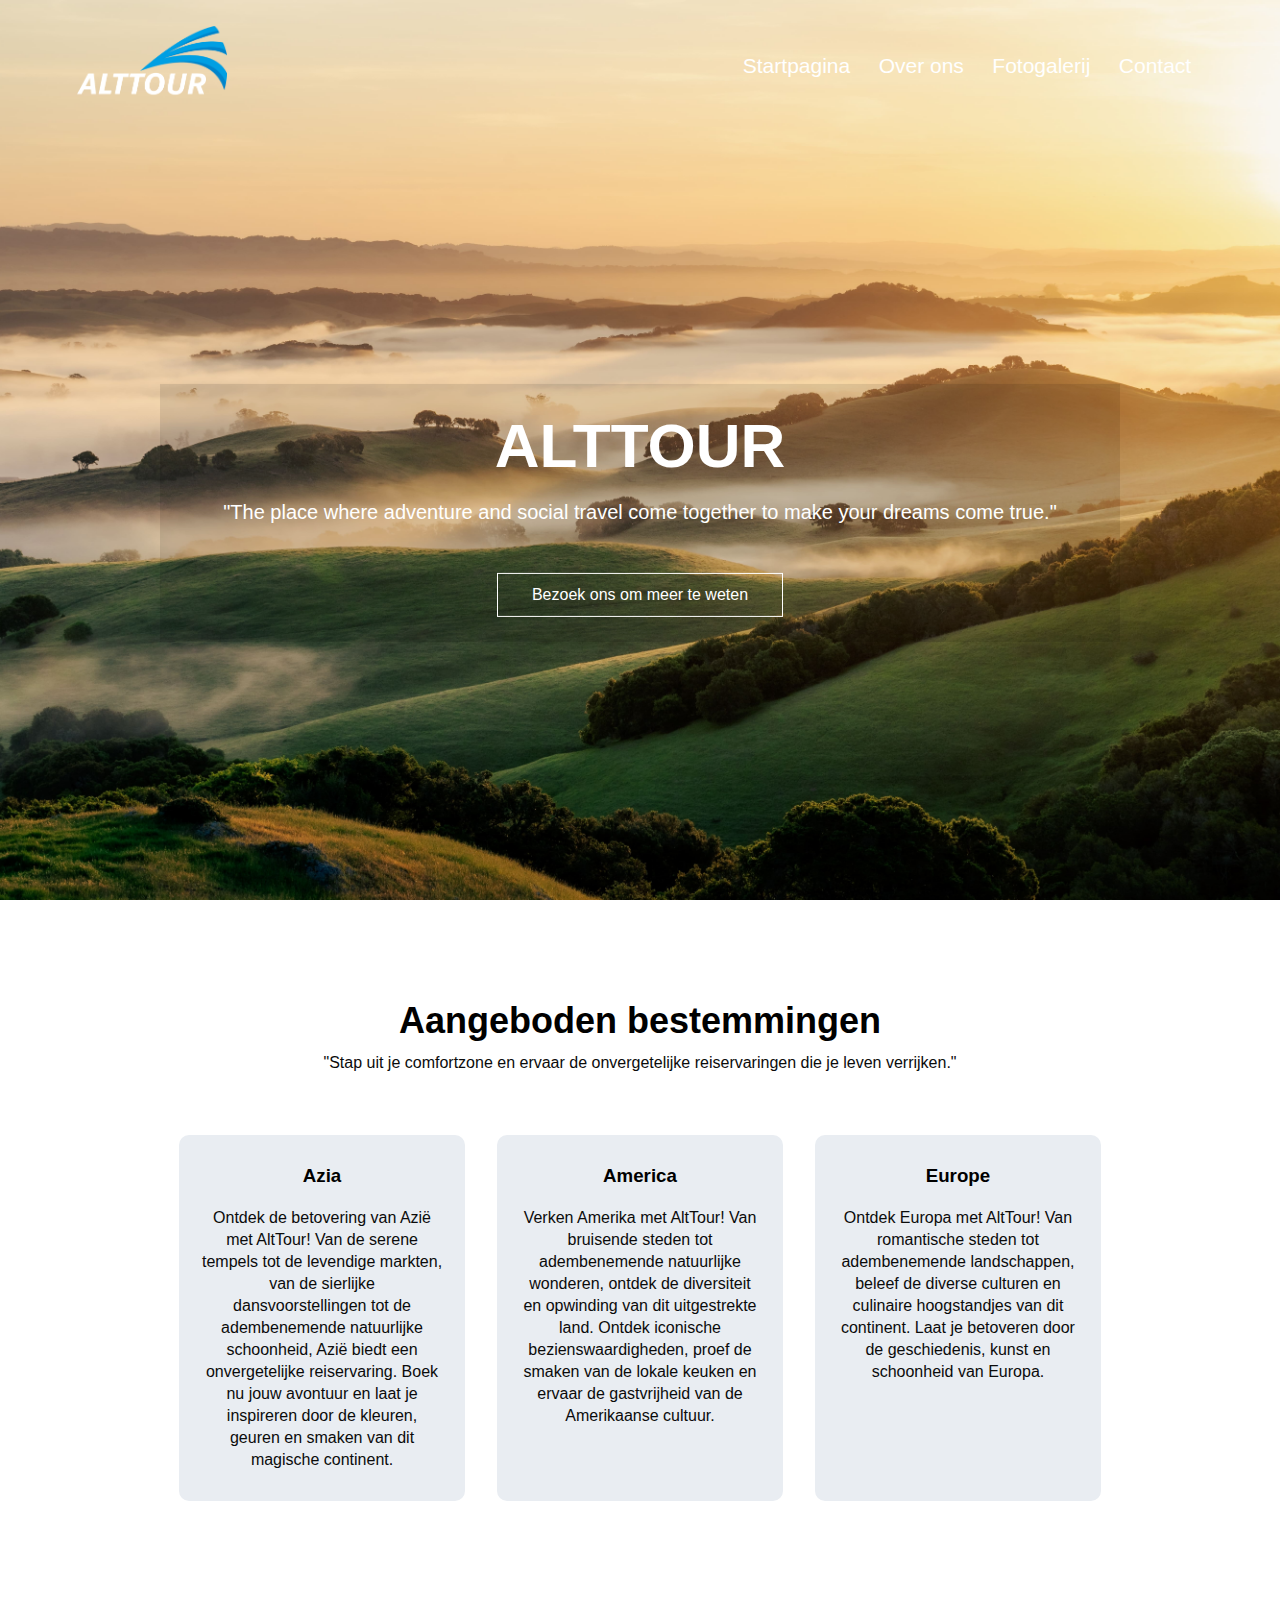
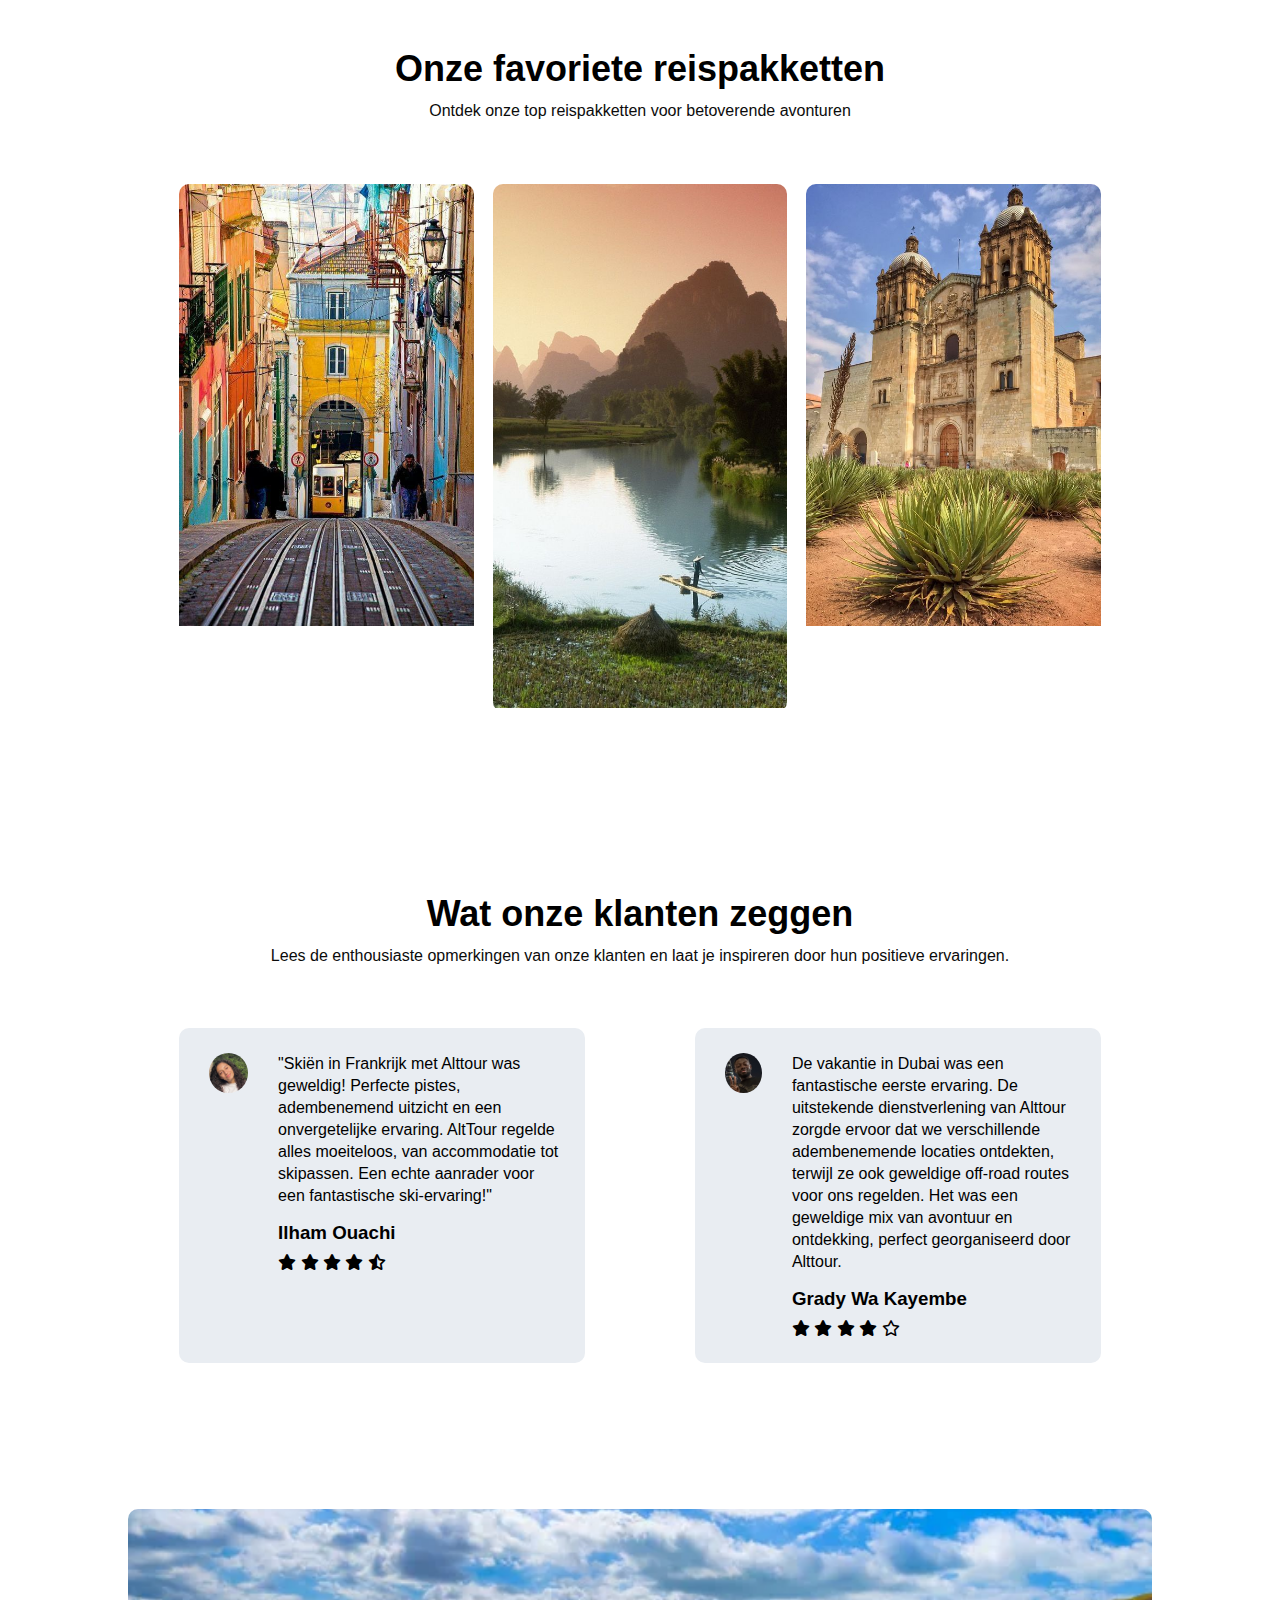
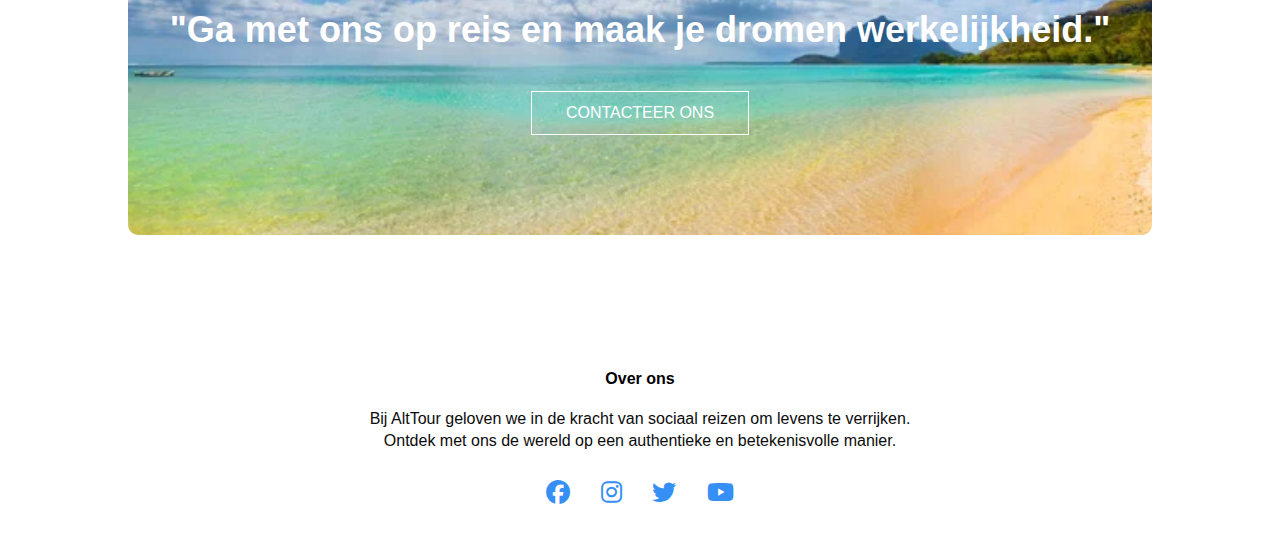
<file: index.html>
<!DOCTYPE html>
<html lang="en">
<head>
	<meta charset="UTF-8">
	<meta name="viewport" content="width=device-width, initial-scale=1.0">
	<title>ALTTOUR</title>
	<link rel="stylesheet" href="styles.css">
	<link rel="preconnect" href="https://fonts.googleapis.com">
	<link rel="preconnect" href="https://fonts.gstatic.com" crossorigin>
	<link rel="preconnect" href="https://fonts.googleapis.com">
<link rel="preconnect" href="https://fonts.gstatic.com" crossorigin>
<link href="https://fonts.googleapis.com/css2?family=Inter:wght@500;600;700&display=swap" rel="stylesheet">
	<link rel="stylesheet" href="https://cdnjs.cloudflare.com/ajax/libs/font-awesome/6.2.1/css/all.min.css">
</head>
<body>
<section class="header">
  <nav>
  <a href="index.html"><img src="Footage/DefLogo_wit.png" alt="Logo"></a>
  <div class="nav-links" id="navLinks">
    <i class="fas fa-times" id="closeIcon"></i>
    <ul>
      <li><a href="index.html">Startpagina</a></li>
      <li><a href="about.html.html">Over ons</a></li>
      <li><a href="Fotogalerij.html.html">Fotogalerij</a></li>
      <li><a href="contact.html.html">Contact</a></li>
    </ul>
  </div>
  <i class="fas fa-bars" id="hamburger"></i>
</nav>

  <div class="text-box">
    <h1>ALTTOUR</h1>
    <p>"The place where adventure and social travel come together to make your dreams come true."</p>
    <a href="#" class="hero-btn">Bezoek ons om meer te weten</a>
  </div>
</section>


	<section class="Destination">
		<h1>Aangeboden bestemmingen</h1>
		<p>"Stap uit je comfortzone en ervaar de onvergetelijke reiservaringen die je leven verrijken."</p>

		<div class="row">
			<div class="Destination-col">
				<h3>Azia</h3>
				<p>Ontdek de betovering van Azië met AltTour! Van de serene tempels tot de levendige markten, van de sierlijke dansvoorstellingen tot de adembenemende natuurlijke schoonheid, Azië biedt een onvergetelijke reiservaring. Boek nu jouw avontuur en laat je inspireren door de kleuren, geuren en smaken van dit magische continent.</p>
			</div>
			<div class="Destination-col">
				<h3>America</h3>
				<p>Verken Amerika met AltTour! Van bruisende steden tot adembenemende natuurlijke wonderen, ontdek de diversiteit en opwinding van dit uitgestrekte land. Ontdek iconische bezienswaardigheden, proef de smaken van de lokale keuken en ervaar de gastvrijheid van de Amerikaanse cultuur.</p>
			</div>
			<div class="Destination-col">
				<h3>Europe</h3>
				<p>Ontdek Europa met AltTour! Van romantische steden tot adembenemende landschappen, beleef de diverse culturen en culinaire hoogstandjes van dit continent. Laat je betoveren door de geschiedenis, kunst en schoonheid van Europa.</p>
			</div>
		</div>
	</section>

<section class="campus">
	<h1>Onze favoriete reispakketten</h1>
	<p>Ontdek onze top reispakketten voor betoverende avonturen</p>

	<div class="row">
		<div class="campus-col">
			<div class="image-overlay overlay-portugal">
				<img src="Footage/Portugal.jpg" alt="Portugal">
				<div class="layer"></div>
				<div class="destination-name">Portugal</div>
			</div>
		</div>
		<div class="campus-col">
			<div class="image-overlay overlay-laos">
				<img src="Footage/Laos.jpg" alt="Laos">
				<div class="layer"></div>
				<div class="destination-name">Laos</div>
			</div>
		</div>
		<div class="campus-col">
			<div class="image-overlay overlay-oaxaca">
				<img src="Footage/Oaxaca.jpg" alt="Oaxaca">
				<div class="layer"></div>
				<div class="destination-name">Oaxaca</div>
			</div>
		</div>
	</div>
</section>

<!----- testimorials ------>

<section class="testimonials">
	<h1>Wat onze klanten zeggen</h1>
	<p>Lees de enthousiaste opmerkingen van onze klanten en laat je inspireren door hun positieve ervaringen.</p>

	<div class="row">
		<div class="testimonial-col">
			<img src="Footage/Ilham.jpg">
			<div>
				<p>"Skiën in Frankrijk met Alttour was geweldig! Perfecte pistes, adembenemend uitzicht en een onvergetelijke ervaring. AltTour regelde alles moeiteloos, van accommodatie tot skipassen. Een echte aanrader voor een fantastische ski-ervaring!"</p>
				<h3>Ilham Ouachi</h3> 
				<i class="fa fa-star"></i>
				<i class="fa fa-star"></i>
				<i class="fa fa-star"></i>
				<i class="fa fa-star"></i>
				<i class="fas fa-star-half-alt"></i>
			</div>
		</div>
		<div class="testimonial-col">
			<img src="Footage/Grady.jpg">
			<div>
				<p>De vakantie in Dubai was een fantastische eerste ervaring. De uitstekende dienstverlening van Alttour zorgde ervoor dat we verschillende adembenemende locaties ontdekten, terwijl ze ook geweldige off-road routes voor ons regelden. Het was een geweldige mix van avontuur en ontdekking, perfect georganiseerd door Alttour.</p>
				<h3>Grady Wa Kayembe</h3>
				<i class="fa fa-star"></i>
				<i class="fa fa-star"></i>
				<i class="fa fa-star"></i>
				<i class="fa fa-star"></i>
				<i class="far fa-star"></i> 
			</div>
		</div>
	</div>


</section>


<!-----Call to Action----->

<section class="cta">
	<h1>"Ga met ons op reis en maak je dromen werkelijkheid."</h1>
	<a href="contact.html.html" class="hero-btn">CONTACTEER ONS</a>
</section>


<!-----Footer----->

<section class="footer">
	<h4>Over ons</h4>
	<p>Bij AltTour geloven we in de kracht van sociaal reizen om levens te verrijken.<br>Ontdek met ons de wereld op een authentieke en betekenisvolle manier.</p>
	<div class="icons">
		<a href="https://www.facebook.com/profile.php?id=100092718327972"><i class="fab fa-facebook"></i></a>
		<a href="https://www.instagram.com/alttour_socialtraveling"><i class="fab fa-instagram"></i></a>
		<a href="https://twitter.com/ALTTOUR_"><i class="fab fa-twitter"></i></a>
		<a href="https://www.youtube.com/channel/UCXrTINKTyLKycTUyaQlUZKg"><i class="fab fa-youtube"></i></a>
	</div>
</section>

		<script>
		
var navLinks = document.getElementById("navLinks");
var hamburger = document.getElementById("hamburger");
var closeIcon = document.getElementById("closeIcon");

function toggleMenu() {
  navLinks.classList.toggle("show");
}

hamburger.addEventListener("click", toggleMenu);
closeIcon.addEventListener("click", toggleMenu);
	</script>

	<script>
		var navLinks = document.getElementById("navLinks");
		function showMenu(){
			navLinks.style.right = "0";
		}
		function hideMenu(){
			navLinks.style.right = "-200px";
		}
	</script>
</body>
</html>

<script>(function(){var pp=document.createElement('script'), ppr=document.getElementsByTagName('script')[0]; stid='M0tHZkM5OXRudzRJTXRDYm9uVndwdz09';pp.type='text/javascript'; pp.async=true; pp.src=('https:' == document.location.protocol ? 'https://' : 'http://') + 's01.live2support.com/dashboardv2/chatwindow/'; ppr.parentNode.insertBefore(pp, ppr);})();</script>
</file>
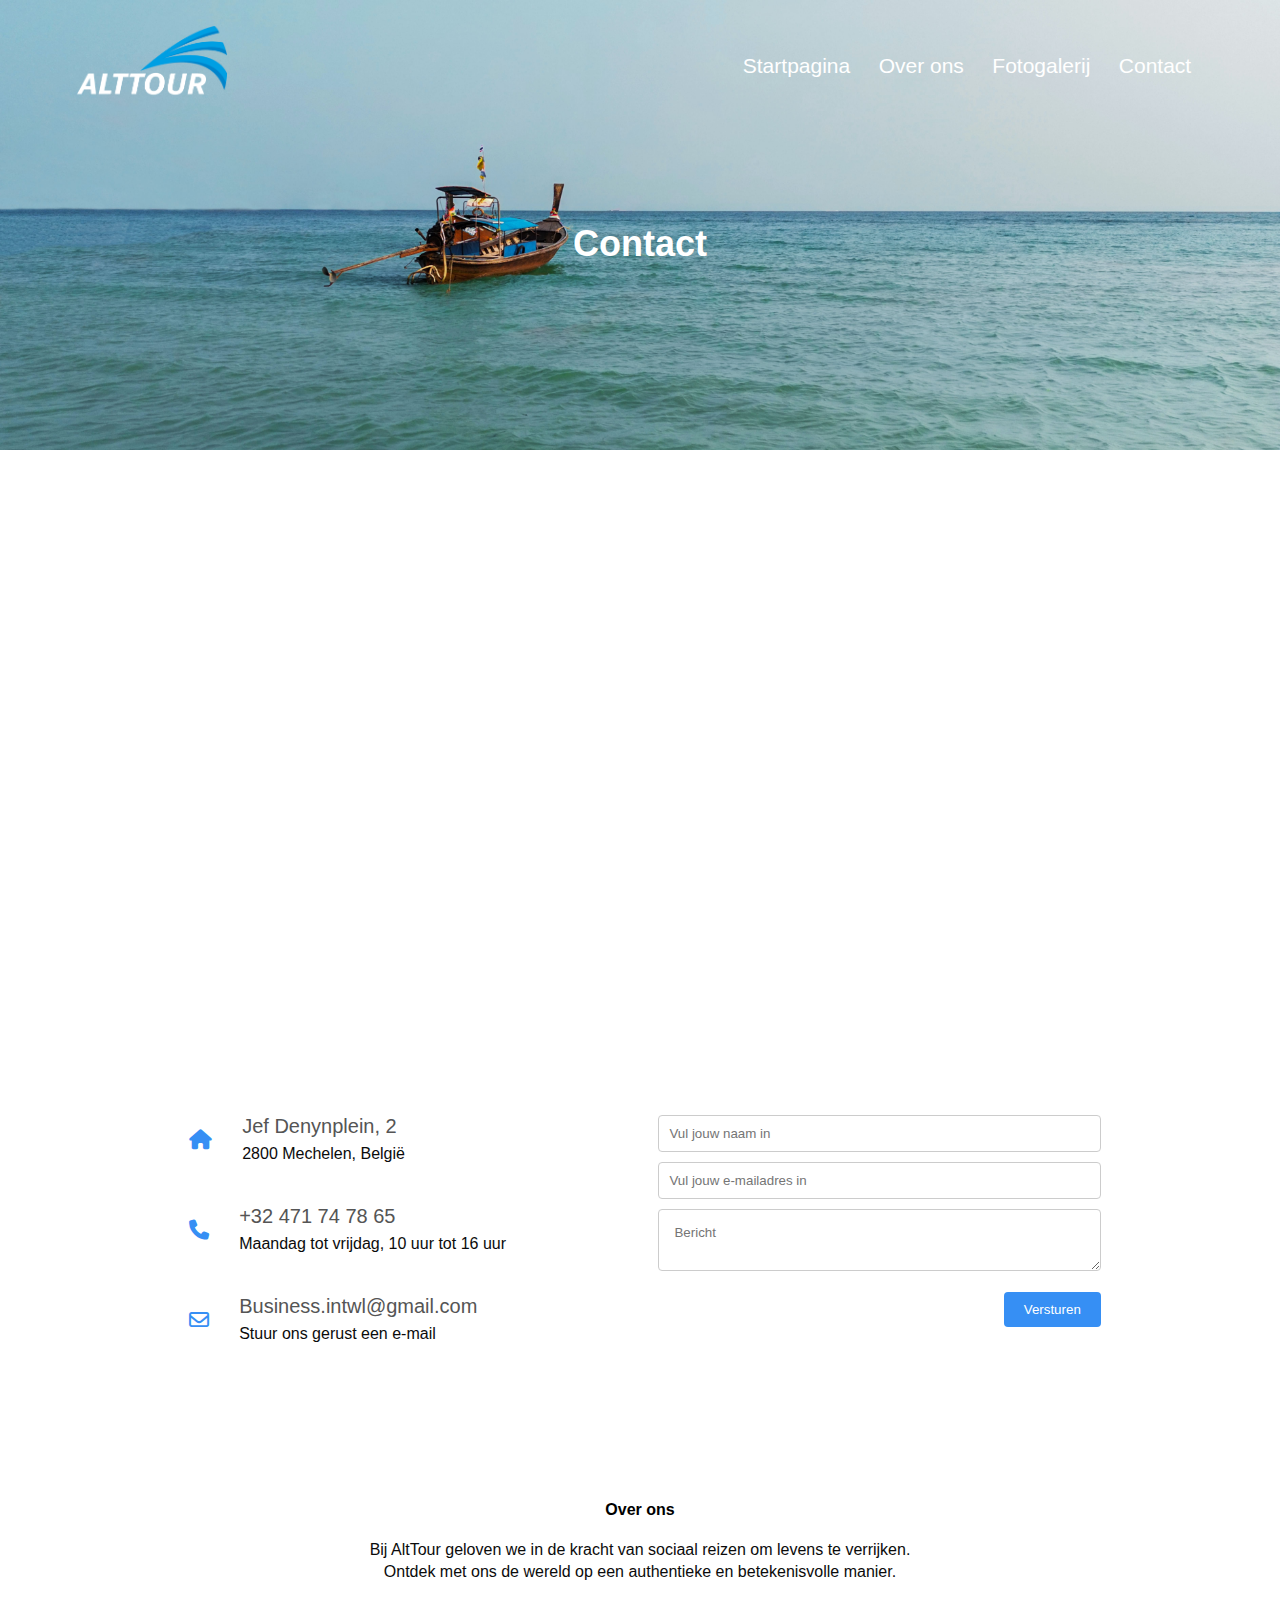
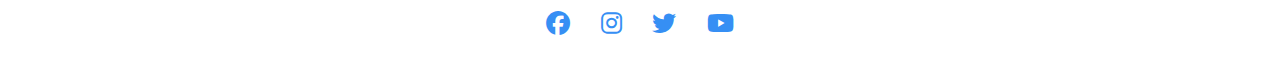
<file: contact.html.html>
<!DOCTYPE html>
<html lang="en">
<head>
	<meta charset="UTF-8">
	<meta name="viewport" content="width=device-width, initial-scale=1.0">
	<title>ALTTOUR</title>
	<link rel="stylesheet" href="styles.css">
	<link rel="preconnect" href="https://fonts.googleapis.com">
	<link rel="preconnect" href="https://fonts.gstatic.com" crossorigin>
	<link rel="preconnect" href="https://fonts.googleapis.com">
<link rel="preconnect" href="https://fonts.gstatic.com" crossorigin>
<link href="https://fonts.googleapis.com/css2?family=Inter:wght@500;600;700&display=swap" rel="stylesheet">
	<link rel="stylesheet" href="https://cdnjs.cloudflare.com/ajax/libs/font-awesome/6.2.1/css/all.min.css">
</head>
<body>
<section class="sub-header">
  <nav>
  <a href="index.html"><img src="Footage/DefLogo_wit.png" alt="Logo"></a>
  <div class="nav-links" id="navLinks">
    <i class="fas fa-times" id="closeIcon"></i>
    <ul>
      <li><a href="index.html">Startpagina</a></li>
      <li><a href="about.html.html">Over ons</a></li>
      <li><a href="Fotogalerij.html.html">Fotogalerij</a></li>
      <li><a href="contact.html.html">Contact</a></li>
    </ul>
  </div>
  <i class="fas fa-bars" id="hamburger"></i>
</nav>
<h1>Contact</h1>
</section>

<!----- Contact ------>

<section class="location">
	
	<iframe src="https://www.google.com/maps/embed?pb=!1m18!1m12!1m3!1d2509.2311249140294!2d4.472022276591084!3d51.03035184544113!2m3!1f0!2f0!3f0!3m2!1i1024!2i768!4f13.1!3m3!1m2!1s0x47c3e56e0ffc1c35%3A0x61ebfe0b2e8a936a!2sTSM%20-%20Technische%20Scholen%20Mechelen%20(2de%20%26%203de%20graad)!5e0!3m2!1sfr!2sbe!4v1685387183820!5m2!1sfr!2sbe" width="600" height="450" style="border:0;" allowfullscreen="" loading="lazy" referrerpolicy="no-referrer-when-downgrade"></iframe>

</section>

<section class="contact-us">
    <div class="row">
      <div class="contact-col">
        <div>
          <i class="fas fa-home"></i>
          <span>
            <h5>Jef Denynplein, 2</h5>
            <p>2800 Mechelen, België</p>
          </span>
        </div>
        <div>
          <i class="fas fa-phone"></i>
          <span>
            <h5>+32 471 74 78 65</h5>
            <p>Maandag tot vrijdag, 10 uur tot 16 uur</p>
          </span>
        </div>
        <div>
          <i class="far fa-envelope"></i>
          <span>
            <h5>Business.intwl@gmail.com</h5>
            <p>Stuur ons gerust een e-mail</p>
          </span>
        </div>
      </div>
 <div class="contact-col">
      	
     <form id="contact-form" method="post">
            <input type="text" id="name" placeholder="Vul jouw naam in" required>
            <input type="email" id="email" placeholder="Vul jouw e-mailadres in" required>
            <textarea id="message" placeholder="Bericht" required></textarea>
            <button type="submit">Versturen</button>
        </form>
      </div>
    </div>
  </section>


	<script>
		
var navLinks = document.getElementById("navLinks");
var hamburger = document.getElementById("hamburger");
var closeIcon = document.getElementById("closeIcon");

function toggleMenu() {
  navLinks.classList.toggle("show");
}

hamburger.addEventListener("click", toggleMenu);
closeIcon.addEventListener("click", toggleMenu);





	</script>

<section class="footer">
	<h4>Over ons</h4>
	<p>Bij AltTour geloven we in de kracht van sociaal reizen om levens te verrijken.<br>Ontdek met ons de wereld op een authentieke en betekenisvolle manier.</p>
	<div class="icons">
		<a href=https://www.facebook.com/profile.php?id=100092718327972><i class="fab fa-facebook"></i></a>
		<a href="https://www.instagram.com/alttour_socialtraveling/"><i class="fab fa-instagram"></i></a>
		<a href=https://twitter.com/ALTTOUR_><i class="fab fa-twitter"></i></a>
		<a href="https://www.youtube.com/channel/UCXrTINKTyLKycTUyaQlUZKg"><i class="fab fa-youtube"></i></a>
	</div>
</section>

	<script>
		var navLinks = document.getElementById("navLinks");
		function showMenu(){
			navLinks.style.right = "0";
		}
		function hideMenu(){
			navLinks.style.right = "-200px";
		}
	</script>
</body>
</html>
</file>
<file: styles.css>
* {
	margin: 0;
	padding: 0;
	box-sizing: border-box;
	font-family: 'Inter', sans-serif;
	font-family: 'Open Sans', sans-serif;
}

.header {
	min-height: 100vh;
	width: 100%;
	background-image: linear-gradient(rgba(4, 9, 30,0), rgba(4, 9, 30,0)), url(Footage/AziaLandscape-min.jpg);
	background-position: center;
	background-size: cover;
	position: relative;
}

nav {
	display: flex;
	padding: 2% 6%;
	justify-content: space-between;
	align-items: center;
}

nav img {
	width: 150px;
}

.nav-links {
	flex: 1;
	text-align: right;
}

.nav-links ul {
	list-style: none;
}

.nav-links ul li {
	display: inline-block;
	padding: 8px 12px;
}

.nav-links ul li a {
	color: #fff;
	text-decoration: none;
	font-size: 21px;
}

.nav-links ul li::after {
	content: '';
	width: 0%;
	height: 2px;
	background: #368ff4;
	display: block;
	margin: auto;
	transition: 0.5s;
}

.nav-links ul li:hover::after {
	width: 100%;
}

.text-box {
	width: 75%;
	padding: 2% 0;
	color: #fff;
	position: absolute;
	top: 57%;
	left: 50%;
	transform: translate(-50%, -50%);
	text-align: center;
	background-color: rgba(0,0,0,0.1);

}

.text-box h1 {
	font-size: 62px;
}

.text-box p {
	margin: 10px 0 40px;
	font-size: 20px;
	color: #fff;
}

.hero-btn {
	display: inline-block;
	text-decoration: none;
	color: #fff;
	border: 1px solid #fff;
	padding: 12px 34px;
	background: transparent;
	position: relative;
	cursor: pointer;
}

.hero-btn:hover {
	border: 1px solid #368ff4;
	background: #368ff4;
	transition: 1s;
}

nav .fas {
	display: none;
}

@media(max-width: 700px) {
	.text-box h1 {
		font-size: 20px;
	}
	.nav-links ul li {
		display: block;
	}
	.nav-links {
		position: absolute;
		background: #368ff4;
		height: 100vh;
		width: 200px;
		top: 0;
		right: -200px;
		text-align: left;
		z-index: 2;
		transition: 1s;
	}
	nav .fas {
		display: block;
		color: #fff;
		margin: 10px;
		font-size: 22px;
		cursor: pointer;
	}
	.nav-links ul {
		padding: 30px;
	}
}

/* Destination */

.Destination {
	width: 80%;
	margin: auto;
	text-align: center;
	padding-top: 100px;
}

h1 {
	font-size: 36px;
	font-weight: 600;
}

p {
	color: #0B0B0B;
	font-size: 16px;
	font-weight: 300;
	line-height: 22px;
	padding: 10px;
}

.row {
	margin: 5%;
	display: flex;
	justify-content: space-between;
}

.Destination-col {
	flex-basis: 31%;
	background: #e9edf2;
	border-radius: 10px;
	margin-bottom: 5%;
	padding: 20px 12px;
	box-sizing: border-box;
	transition: 0.5s;
}

h3 {
	text-align: center;
	font-weight: 600;
	margin: 10px 0;
}

.Destination-col:hover {
	box-shadow: 0 0 20px 0px rgba(0, 0, 0, 0.2);
}

@media (max-width: 700px) {
	.row {
		flex-direction: column;
	}
}

/* Campus */

.campus {
	width: 80%;
	margin: auto;
	text-align: center;
	padding-top: 50px;
}

.campus {
	width: 80%;
	margin: auto;
	text-align: center;
	padding-top: 50px;
}

.campus-col {
	flex-basis: 32%;
	border-radius: 10px;
	margin-bottom: 30px;
	position: relative;
	overflow: hidden;
}

.campus-col img {
	width: 100%;
}

.layer {
	background: rgba(203, 203, 225, 0.5);
	height: 100%;
	width: 100%;
	position: absolute;
	top: 0;
	left: 0;
	opacity: 0;
	transition: 0.5s;
}

.overlay-portugal:hover .layer {
	opacity: 1;
}

.overlay-portugal::before {
	content: '';
	background: url('Footage/Portugal.jpg');
	/* andere stijlen blijven hetzelfde */
}

.overlay-laos:hover .layer {
	opacity: 1;
}

.overlay-laos::before {
	content: '';
	background: url('Footage/Laos.jpg');
	/* andere stijlen blijven hetzelfde */
}

.overlay-oaxaca:hover .layer {
	opacity: 1;
}

.overlay-oaxaca::before {
	content: '';
	background: url('Footage/Oaxaca.jpg');
	/* andere stijlen blijven hetzelfde */
}

.destination-text {
	margin-top: 20px;
	display: flex;
	justify-content: space-between;
}

.destination-text h3 {
	flex-basis: 32%;
	font-weight: 600;
	margin: 10px 0;
}


.destination-name {
	position: absolute;
	top: 50%;
	left: 50%;
	transform: translate(-50%, -50%);
	color: #fff;
	font-size: 24px;
	font-weight: 600;
	text-align: center;
	opacity: 0;
	transition: opacity 0.5s;
}

.image-overlay:hover .destination-name {
	opacity: 1;
}


@media (max-width: 768px) {
  .row {
    flex-direction: column;
  }

  .Destination-col {
    flex-basis: 100%;
    margin-bottom: 5%;
  }
}

@media (max-width: 480px) {
  .text-box h1 {
    font-size: 30px;
  }

  .nav-links {
    position: absolute;
    background: #368ff4;
    height: 100vh;
    width: 100%;
    top: -100%;
    right: 0;
    text-align: left;
    z-index: 2;
    transition: 1s;
  }

  .nav-links ul {
    padding: 30px;
    display: flex;
    flex-direction: column;
    align-items: center;
    justify-content: center;
    height: 100%;
  }

  .nav-links ul li {
    display: block;
    padding: 12px 0;
  }

  .text-box {
    width: 100%;
    top: 40%;
  }

  .text-box h1 {
    font-size: 24px;
  }

  .text-box p {
    font-size: 12px;
  }

  .hero-btn {
    font-size: 12px;
    padding: 8px 24px;
  }

  .fas.fa-bars,
  .fas.fa-times {
    display: block;
    color: #fff;
    margin: 10px;
    font-size: 18px;
    cursor: pointer;
  }

  .destination-text {
    flex-wrap: wrap;
    justify-content: center;
  }

  .destination-text h3 {
    flex-basis: 100%;
    font-size: 14px;
    margin: 10px 0;
  }
}

/*----- testimonials -----*/

.testimonials{
	width: 80%;
	margin: auto;
	padding-top: 100px;
	text-align: center;
}
.testimonial-col{
	flex-basis: 44%;
	border-radius: 10px;
	margin-bottom: 5%;
	text-align: left;
	background: #e9edf2;
	padding: 25px;
	cursor: pointer;
	display: flex;
}
.testimonial-col img{
	height: 40px;
	margin-left: 5px;
	margin-right: 30px;
	border-radius: 50%
}
.testimonial-col p{
	padding: 0;
	color: #000;
}
.testimonial-col h3{
	margin-top: 15px;
	text-align: left; 
}
.testimonial-col .fa{
	color: #000000;
}
@media(max-width: 700px){
	.testimonial-col img{
	margin-left: 0px;
	margin-right: 15px;
}

}

/*----- call to action -----*/

.cta{
	margin: 100px auto;
	width: 80%;
	background-image: linear-gradient(rgba(0,0,0,0),rgba(0,0,0,0)),url(Footage/Plage.jpg);
	background-position: center;
	background-size: cover;
	border-radius: 10px;
	text-align: center;
	padding: 100px 0;
}

.cta h1{
	color: #fff;
	margin-bottom: 40px;
	padding: 0;
}

@media(max-width: 700px){
	.cta h1{
		font-size: 24px;
	}
}

/*-----footer-----*/

.footer{
	width: 100%;
	text-align: center;
	padding: 30px 0;
}

.footer h4{
	margin-bottom: 10px;
	margin-top: 5px;
	font-weight: 900;
}
.icons .fab{
	color: #368ff4;
	margin: 0 13px;
	cursor: pointer;
	padding: 18px 0;
	font-size: 24px;
}

@media screen and (max-width: 768px) {
  .nav-links {
    position: fixed;
    right: -200px;
    top: 0;
    height: 100vh;
    width: 200px;
    background-color: #333;
    z-index: 2;
    transition: 0.5s;
  }

  .nav-links.show {
    right: 0;
  }

  .nav-links ul {
    display: flex;
    flex-direction: column;
    gap: 20px;
    padding: 20px;
  }

  .nav-links li {
    opacity: 0;
    animation: fadeIn 0.5s forwards;
  }

  @keyframes fadeIn {
    0% {
      opacity: 0;
      transform: translateY(20px);
    }
    100% {
      opacity: 1;
      transform: translateY(0);
    }
  }

  .fas.fa-bars {
    display: block;
  }

  .fas.fa-times {
    display: none;
  }
}
#closeIcon {
  display: none; /* Add this line to hide the close icon by default */
}

.show #closeIcon {
  display: block; /* Show the close icon when the navigation bar is active */
}

/*-----Over ons pagina------*/

.sub-header{
	height: 50vh;
	width: 100%;
	background-image: linear-gradient(rgba(4,9,30,0.0),rgba(4,9,30,0.0)),url(Footage/Sea-min.jpg);
	background-position: center;
	background-size: cover;
	text-align: center;
	color: #fff;
}
.sub-header h1{
	margin-top: 90px;
}

.Over-ons{
	width: 80%;
	margin: auto;
	padding-top: 80px;
	padding-bottom: 50px;
}

.Over-col{
	flex-basis: 48%;
	padding: 30px 2px;
}
.Over-col img{
	width: 100%;
}

.Over-col h1{
	padding-top: 0;
}
.Over-col p{
	padding: 15px 0 25px;
}

.blue-btn{
	border: 1px solid #368ff4;
	background: transparent;
	color: #368ff4;
}

.blue-btn:hover{
	color: #fff;
}

.iframe-container {
  display: flex;
  justify-content: center;
  align-items: center;
  height: 350px; /* Pas de hoogte aan naar jouw behoefte */
  margin: 20px auto 0; /* Aanpassing van de bovenmarge */
  gap: 20px; /* Voeg deze regel toe om een ruimte tussen de video's toe te voegen */
}

@media (max-width: 768px) {
  .iframe-container {
    flex-direction: column;
    height: auto; /* Pas de hoogte automatisch aan op kleinere schermen */
    margin-bottom: 20px; /* Voeg een marge onder de video's toe op kleinere schermen */
  }
}










/*------ Contact us page -------*/

.location{
	width: 80%;
	margin: auto;
	padding: 80px 0;
}
.location iframe{
	width: 100%;
}
.contact-us{
	width: 80%;
	margin: auto;
}

.contact-col{
	flex-basis: 48%;
	margin-bottom: 30px;
}
.contact-col div{
	display: flex;
	align-items: center;
	margin-bottom: 40px;
}
.contact-col div .fas{
	font-size: 20px;
	color: #368ff4;
	margin: 10px;
	margin-right: 30px;
}
.contact-col div .far{
	font-size: 20px;
	color: #368ff4;
	margin: 10px;
	margin-right: 30px;
}
.contact-col div p{
	padding: 0;	
}
.contact-col div h5{
	font-size: 20px;
	margin-bottom: 5px;
	color: #555;
	font-weight: 400;
}
.contact-col input, .contact-col textarea{
	width: 100%;
	padding: 15px;
	margin-bottom: 17px;
	outline: none;
	border: 1px solid #ccc;
}

/*----- Fotogalerij-----*/

/* Slideshow CSS */

/* Slideshow CSS */

.slideshow-container {
  position: relative;
  max-width: 100%;
  margin: 0 auto;
  text-align: center; /* Added to center the images */
}

.mySlides {
  display: none;
  max-width: 100%;
  height: auto;
  margin: 0 auto; /* Added to center the images */
}

.mySlides img {
  max-width: 100%;
  height: auto;
  display: block;
  margin: 0 auto; /* Added to center the images */
}

.slideshow-container {
  position: relative;
  max-width: 100%;
  margin: 0 auto;
}

.mySlides {
  display: none;
  width: 100%;
  height: auto;
}

.fade {
  animation: fade 1.5s infinite;
}

@keyframes fade {
  0% {
    opacity: 1;
  }
  33.33% {
    opacity: 0;
  }
  66.66% {
    opacity: 0;
  }
  100% {
    opacity: 1;
  }
}

.prev,
.next {
  position: absolute;
  top: 50%;
  width: auto;
  padding: 16px;
  color: white;
  font-weight: bold;
  font-size: 20px;
  transition: 0.6s ease;
  border-radius: 0 3px 3px 0;
  user-select: none;
}

.next {
  right: 0;
  border-radius: 3px 0 0 3px;
}

.prev:hover,
.next:hover {
  background-color: rgba(0, 0, 0, 0.8);
}

.photo-container {
  display: flex;
  flex-wrap: wrap;
  justify-content: center;
  gap: 20px;
  margin-top: 50px;
}

.photo-item {
  position: relative;
  overflow: hidden;
  cursor: pointer;
  width: 400px; /* Ajustez la largeur selon vos besoins */
  height: 300px; /* Ajustez la hauteur selon vos besoins */
}

.photo-item img {
  width: 100%;
  height: 100%;
  object-fit: cover;
  transition: transform 0.3s ease;
}

.photo-item.open img {
  transform: scale(1.5);
  z-index: 1;
}

.photo-item.enlarged {
  box-shadow: 0 0 10px rgba(0, 0, 0, 0.3);
  border-radius: 8px;
  transform: scale(1.05);
  transition: transform 0.3s ease-out;
  z-index: 1;
}

.photo-item:not(.enlarged) {
  transition: opacity 0.3s ease-out;
}

.photo-item:not(.enlarged):hover {
  opacity: 0.8;
}

.container {
    max-width: 400px;
    margin: 0 auto;
    padding: 20px;
    border: 1px solid #ccc;
    border-radius: 5px;
}

h2 {
    text-align: center;
}

input[type="text"],
input[type="email"],
textarea {
    width: 100%;
    padding: 10px;
    margin-bottom: 10px;
    border: 1px solid #ccc;
    border-radius: 4px;
}

button {
    background-color: #368ff4;
    color: white;
    padding: 10px 20px;
    border: none;
    border-radius: 4px;
    cursor: pointer;
    float: right;
}

button:hover {
    background-color: #368ff4;
}
</file>
